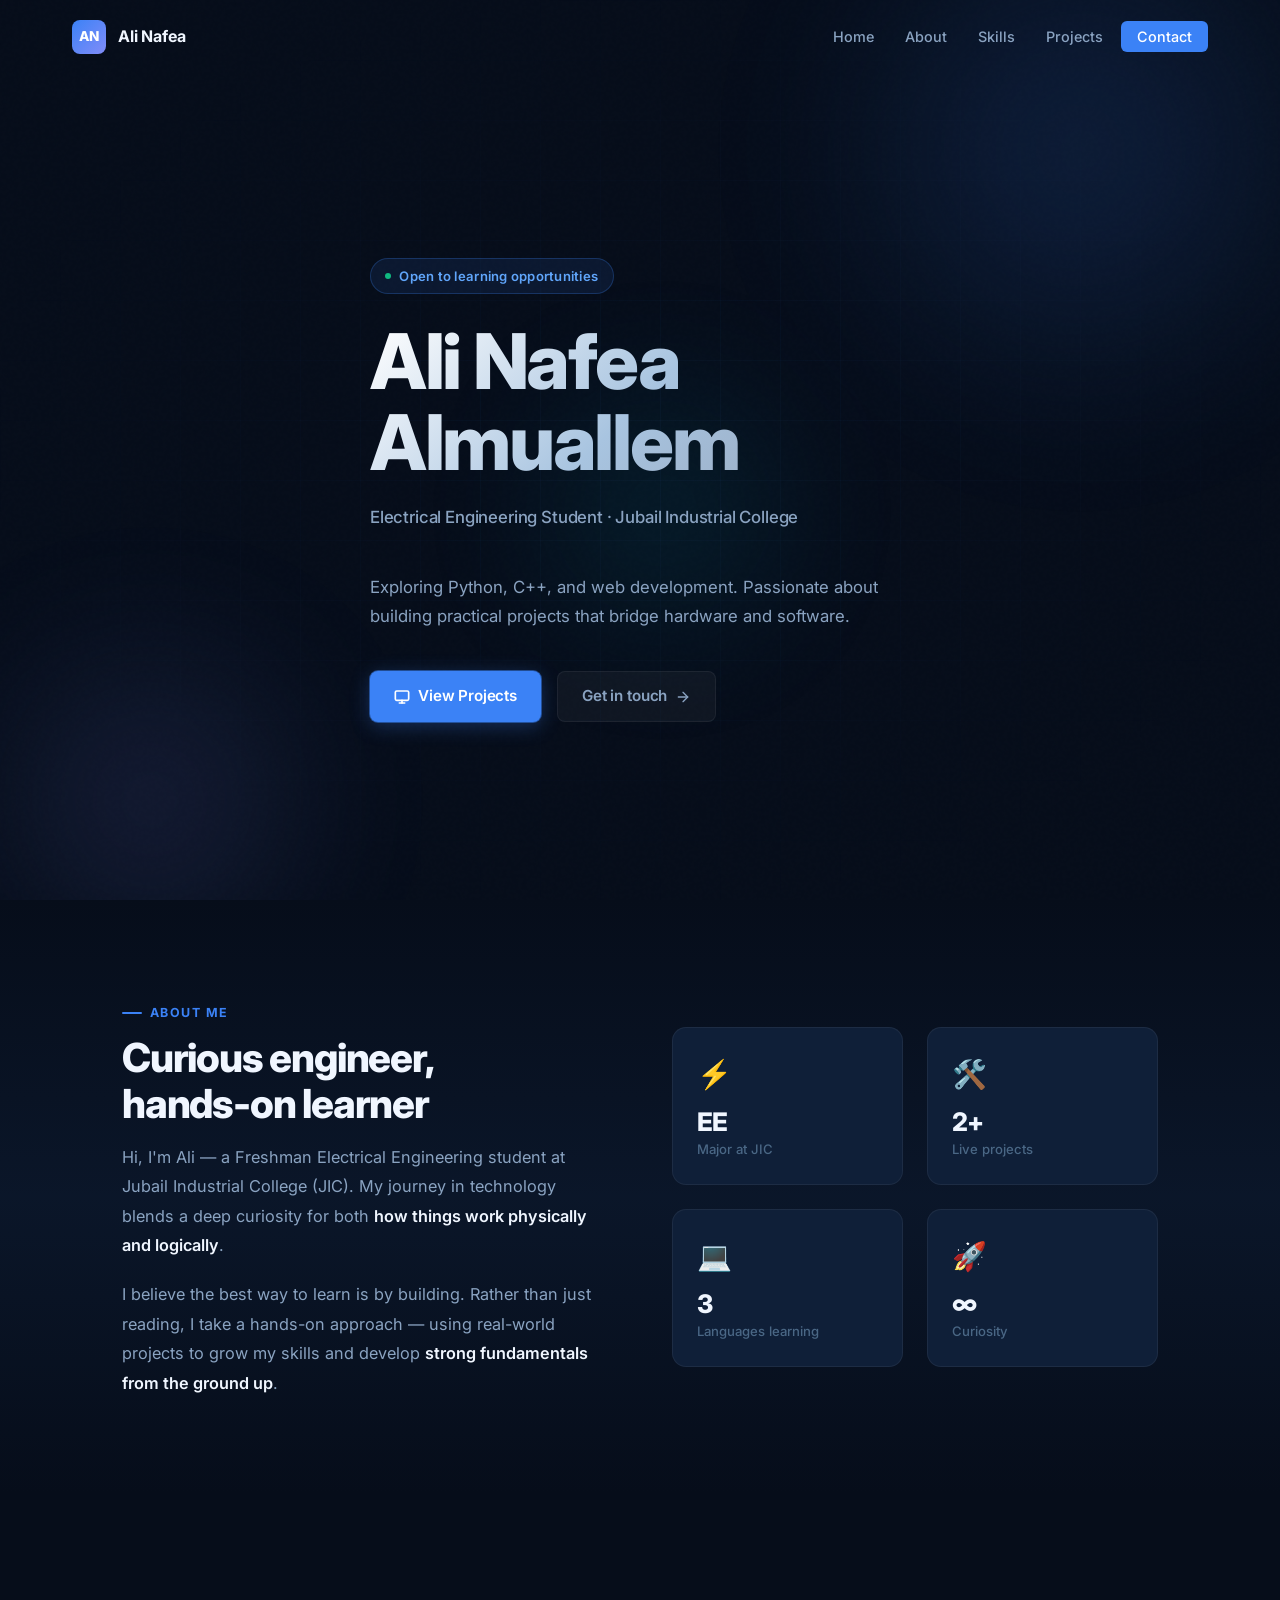
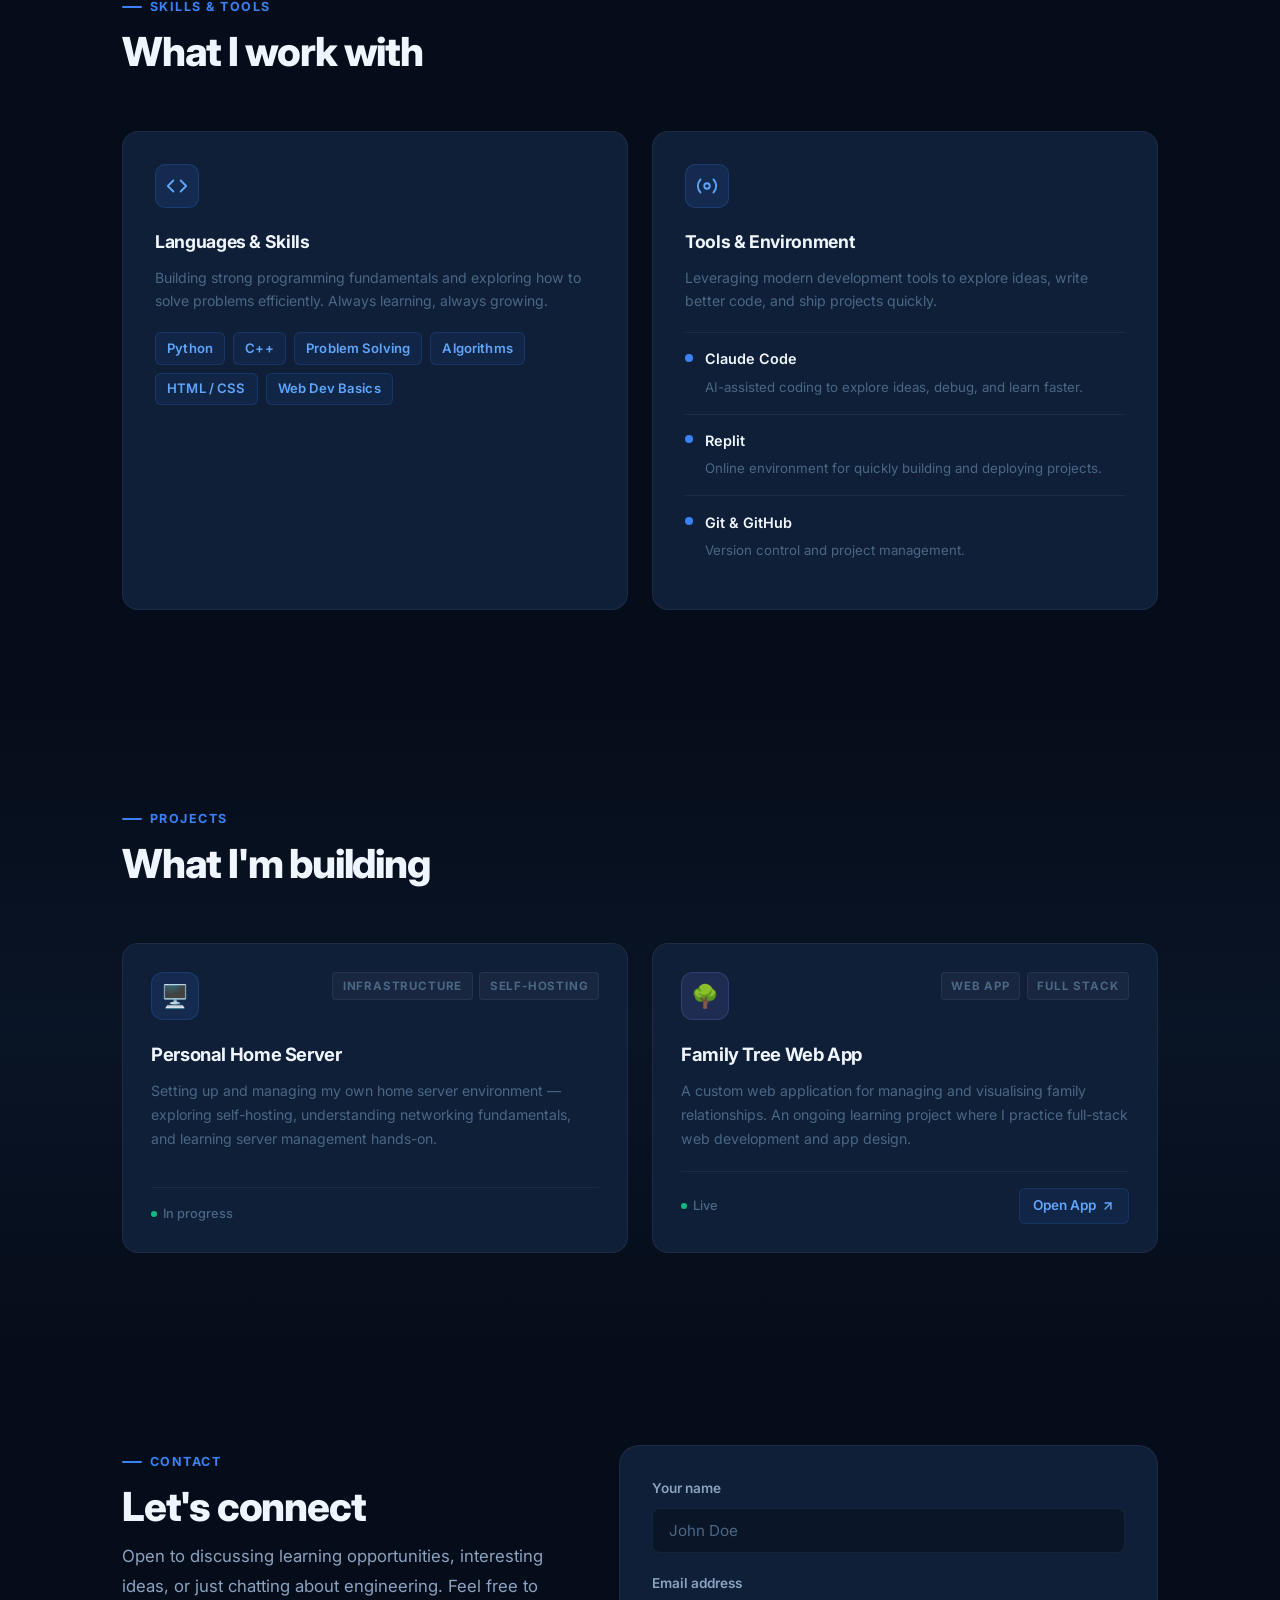
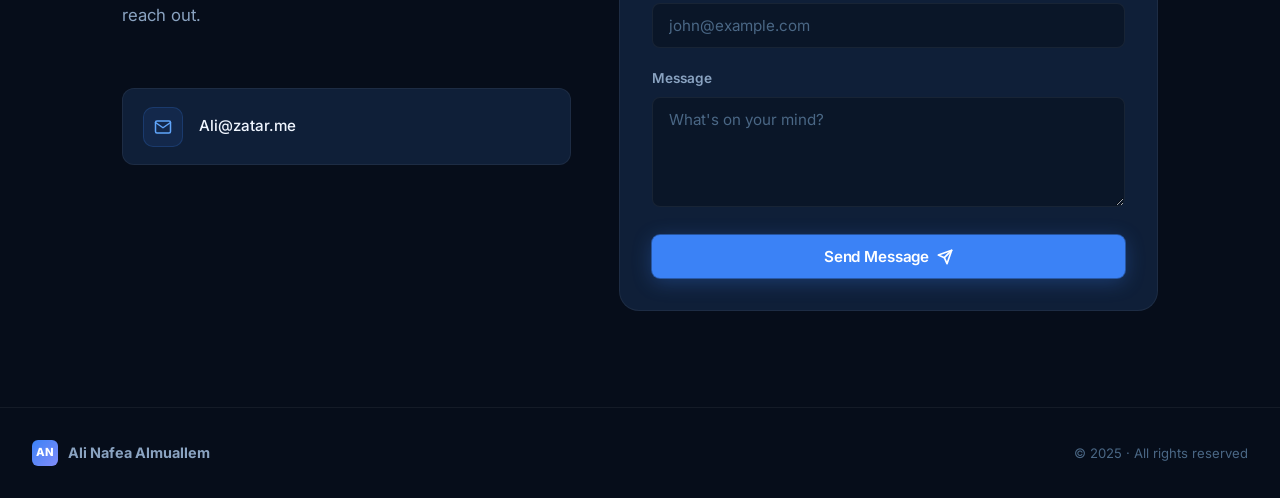
<file: index.html>
<!DOCTYPE html>
<html lang="en">
<head>
    <meta charset="UTF-8">
    <meta name="viewport" content="width=device-width, initial-scale=1.0">
    <title>Ali Nafea Almuallem | Portfolio</title>
    <link rel="preconnect" href="https://fonts.googleapis.com">
    <link rel="preconnect" href="https://fonts.gstatic.com" crossorigin>
    <link href="https://fonts.googleapis.com/css2?family=Inter:wght@300;400;500;600;700;800&display=swap" rel="stylesheet">
    <style>
        :root {
            --bg: #060d1a;
            --bg-2: #0a1628;
            --surface: #0f1f38;
            --surface-2: #162847;
            --border: rgba(255,255,255,0.06);
            --border-hover: rgba(99,179,237,0.3);
            --text: #f0f6ff;
            --text-muted: #8aa3c1;
            --text-dim: #4a6785;
            --accent: #3b82f6;
            --accent-2: #60a5fa;
            --accent-glow: rgba(59,130,246,0.25);
            --green: #10b981;
            --transition: all 0.3s cubic-bezier(0.4, 0, 0.2, 1);
        }

        *, *::before, *::after {
            margin: 0;
            padding: 0;
            box-sizing: border-box;
        }

        html {
            scroll-behavior: smooth;
            font-family: 'Inter', -apple-system, BlinkMacSystemFont, sans-serif;
            background: var(--bg);
            color: var(--text);
            line-height: 1.6;
            font-size: 16px;
        }

        body {
            overflow-x: hidden;
        }

        a {
            text-decoration: none;
            color: inherit;
            transition: var(--transition);
        }

        ul { list-style: none; }

        /* ── SCROLLBAR ── */
        ::-webkit-scrollbar { width: 6px; }
        ::-webkit-scrollbar-track { background: var(--bg); }
        ::-webkit-scrollbar-thumb { background: var(--surface-2); border-radius: 3px; }

        /* ── NOISE TEXTURE ── */
        body::before {
            content: '';
            position: fixed;
            inset: 0;
            background-image: url("data:image/svg+xml,%3Csvg viewBox='0 0 256 256' xmlns='http://www.w3.org/2000/svg'%3E%3Cfilter id='noise'%3E%3CfeTurbulence type='fractalNoise' baseFrequency='0.9' numOctaves='4' stitchTiles='stitch'/%3E%3C/filter%3E%3Crect width='100%25' height='100%25' filter='url(%23noise)' opacity='0.03'/%3E%3C/svg%3E");
            pointer-events: none;
            z-index: 0;
            opacity: 0.4;
        }

        /* ── LAYOUT ── */
        .container {
            max-width: 1100px;
            margin: 0 auto;
            padding: 0 2rem;
            position: relative;
            z-index: 1;
        }

        section {
            padding: 6rem 0;
        }

        /* ── NAV ── */
        header {
            position: fixed;
            top: 0;
            width: 100%;
            z-index: 1000;
            transition: var(--transition);
        }

        header.scrolled {
            background: rgba(6, 13, 26, 0.85);
            backdrop-filter: blur(20px);
            -webkit-backdrop-filter: blur(20px);
            border-bottom: 1px solid var(--border);
        }

        nav {
            display: flex;
            justify-content: space-between;
            align-items: center;
            padding: 1.25rem 2rem;
            max-width: 1200px;
            margin: 0 auto;
        }

        .logo {
            display: flex;
            align-items: center;
            gap: 0.75rem;
            font-weight: 700;
            font-size: 1rem;
            letter-spacing: -0.01em;
            color: var(--text);
        }

        .logo-mark {
            width: 34px;
            height: 34px;
            background: linear-gradient(135deg, var(--accent), #818cf8);
            border-radius: 8px;
            display: flex;
            align-items: center;
            justify-content: center;
            font-size: 0.85rem;
            font-weight: 800;
            color: white;
            flex-shrink: 0;
        }

        .nav-links {
            display: flex;
            align-items: center;
            gap: 0.25rem;
        }

        .nav-links a {
            color: var(--text-muted);
            font-size: 0.9rem;
            font-weight: 500;
            padding: 0.45rem 0.85rem;
            border-radius: 6px;
            transition: var(--transition);
        }

        .nav-links a:hover {
            color: var(--text);
            background: rgba(255,255,255,0.05);
        }

        .nav-cta {
            background: var(--accent) !important;
            color: white !important;
            padding: 0.45rem 1rem !important;
            border-radius: 6px;
        }

        .nav-cta:hover {
            background: var(--accent-2) !important;
            transform: translateY(-1px);
        }

        .menu-toggle {
            display: none;
            flex-direction: column;
            gap: 5px;
            cursor: pointer;
            padding: 4px;
        }

        .menu-toggle span {
            width: 22px;
            height: 2px;
            background: var(--text);
            border-radius: 2px;
            transition: var(--transition);
            display: block;
        }

        /* ── HERO ── */
        .hero {
            min-height: 100vh;
            display: flex;
            align-items: center;
            position: relative;
            overflow: hidden;
        }

        .hero-bg {
            position: absolute;
            inset: 0;
            pointer-events: none;
        }

        .hero-bg .orb {
            position: absolute;
            border-radius: 50%;
            filter: blur(80px);
            opacity: 0.18;
        }

        .orb-1 {
            width: 600px;
            height: 600px;
            background: radial-gradient(circle, #3b82f6, transparent 70%);
            top: -150px;
            right: -100px;
        }

        .orb-2 {
            width: 400px;
            height: 400px;
            background: radial-gradient(circle, #818cf8, transparent 70%);
            bottom: -100px;
            left: -50px;
        }

        .orb-3 {
            width: 300px;
            height: 300px;
            background: radial-gradient(circle, #06b6d4, transparent 70%);
            top: 40%;
            left: 40%;
        }

        .grid-lines {
            position: absolute;
            inset: 0;
            background-image:
                linear-gradient(rgba(59,130,246,0.04) 1px, transparent 1px),
                linear-gradient(90deg, rgba(59,130,246,0.04) 1px, transparent 1px);
            background-size: 60px 60px;
            mask-image: radial-gradient(ellipse at center, black 0%, transparent 75%);
        }

        .hero-inner {
            position: relative;
            z-index: 1;
            padding-top: 5rem;
        }

        .hero-badge {
            display: inline-flex;
            align-items: center;
            gap: 0.5rem;
            background: rgba(59,130,246,0.1);
            border: 1px solid rgba(59,130,246,0.25);
            color: var(--accent-2);
            font-size: 0.82rem;
            font-weight: 600;
            padding: 0.4rem 0.9rem;
            border-radius: 100px;
            margin-bottom: 1.75rem;
            letter-spacing: 0.02em;
        }

        .hero-badge .dot {
            width: 6px;
            height: 6px;
            background: var(--green);
            border-radius: 50%;
            animation: pulse 2s infinite;
        }

        @keyframes pulse {
            0%, 100% { opacity: 1; transform: scale(1); }
            50% { opacity: 0.5; transform: scale(0.8); }
        }

        .hero h1 {
            font-size: clamp(2.75rem, 6vw, 5rem);
            font-weight: 800;
            letter-spacing: -0.03em;
            line-height: 1.05;
            margin-bottom: 1.25rem;
            background: linear-gradient(135deg, #fff 0%, #a8c4e0 50%, #94a3b8 100%);
            -webkit-background-clip: text;
            -webkit-text-fill-color: transparent;
            background-clip: text;
        }

        .hero-sub {
            font-size: clamp(1rem, 2.5vw, 1.2rem);
            color: var(--accent-2);
            font-weight: 500;
            margin-bottom: 1.5rem;
            letter-spacing: -0.01em;
        }

        .hero p {
            font-size: 1.05rem;
            color: var(--text-muted);
            max-width: 540px;
            line-height: 1.75;
            margin-bottom: 2.5rem;
        }

        .hero-actions {
            display: flex;
            gap: 1rem;
            flex-wrap: wrap;
        }

        .btn {
            display: inline-flex;
            align-items: center;
            gap: 0.5rem;
            padding: 0.75rem 1.5rem;
            border-radius: 8px;
            font-weight: 600;
            font-size: 0.95rem;
            font-family: inherit;
            cursor: pointer;
            border: none;
            transition: var(--transition);
            letter-spacing: -0.01em;
        }

        .btn-primary {
            background: var(--accent);
            color: white;
            box-shadow: 0 0 0 1px rgba(59,130,246,0.5), 0 4px 20px rgba(59,130,246,0.3);
        }

        .btn-primary:hover {
            background: var(--accent-2);
            transform: translateY(-2px);
            box-shadow: 0 0 0 1px rgba(96,165,250,0.5), 0 8px 30px rgba(59,130,246,0.4);
        }

        .btn-ghost {
            background: rgba(255,255,255,0.04);
            color: var(--text-muted);
            border: 1px solid var(--border);
        }

        .btn-ghost:hover {
            background: rgba(255,255,255,0.08);
            color: var(--text);
            border-color: rgba(255,255,255,0.12);
            transform: translateY(-2px);
        }

        .btn-sm {
            padding: 0.5rem 1rem;
            font-size: 0.85rem;
        }

        /* ── SECTION HEADER ── */
        .section-label {
            display: inline-flex;
            align-items: center;
            gap: 0.5rem;
            font-size: 0.78rem;
            font-weight: 700;
            text-transform: uppercase;
            letter-spacing: 0.12em;
            color: var(--accent);
            margin-bottom: 0.75rem;
        }

        .section-label::before {
            content: '';
            display: block;
            width: 20px;
            height: 2px;
            background: var(--accent);
            border-radius: 1px;
        }

        .section-title {
            font-size: clamp(1.8rem, 4vw, 2.5rem);
            font-weight: 800;
            letter-spacing: -0.03em;
            line-height: 1.15;
            color: var(--text);
            margin-bottom: 1rem;
        }

        .section-desc {
            font-size: 1.05rem;
            color: var(--text-muted);
            line-height: 1.75;
            max-width: 600px;
        }

        /* ── ABOUT ── */
        #about {
            background: linear-gradient(180deg, transparent, rgba(15,31,56,0.5) 50%, transparent);
        }

        .about-grid {
            display: grid;
            grid-template-columns: 1fr 1fr;
            gap: 4rem;
            align-items: center;
        }

        .about-text p {
            color: var(--text-muted);
            line-height: 1.8;
            font-size: 1.02rem;
            margin-bottom: 1.25rem;
        }

        .about-text p:last-child {
            margin-bottom: 0;
        }

        .about-text strong {
            color: var(--text);
            font-weight: 600;
        }

        .about-stats {
            display: grid;
            grid-template-columns: 1fr 1fr;
            gap: 1.5rem;
        }

        .stat-card {
            background: var(--surface);
            border: 1px solid var(--border);
            border-radius: 14px;
            padding: 1.5rem;
            transition: var(--transition);
        }

        .stat-card:hover {
            border-color: var(--border-hover);
            background: var(--surface-2);
            transform: translateY(-3px);
        }

        .stat-icon {
            font-size: 1.75rem;
            margin-bottom: 0.75rem;
            display: block;
        }

        .stat-value {
            font-size: 1.6rem;
            font-weight: 800;
            color: var(--text);
            letter-spacing: -0.03em;
            line-height: 1;
            margin-bottom: 0.3rem;
        }

        .stat-label {
            font-size: 0.82rem;
            color: var(--text-dim);
            font-weight: 500;
        }

        /* ── SKILLS ── */
        .skills-layout {
            display: grid;
            grid-template-columns: 1fr 1fr;
            gap: 1.5rem;
        }

        .skill-card {
            background: var(--surface);
            border: 1px solid var(--border);
            border-radius: 16px;
            padding: 2rem;
            transition: var(--transition);
            position: relative;
            overflow: hidden;
        }

        .skill-card::before {
            content: '';
            position: absolute;
            top: 0;
            left: 0;
            right: 0;
            height: 2px;
            background: linear-gradient(90deg, var(--accent), #818cf8);
            opacity: 0;
            transition: var(--transition);
        }

        .skill-card:hover {
            border-color: var(--border-hover);
            background: var(--surface-2);
            transform: translateY(-4px);
            box-shadow: 0 20px 40px rgba(0,0,0,0.3);
        }

        .skill-card:hover::before {
            opacity: 1;
        }

        .skill-card-icon {
            width: 44px;
            height: 44px;
            border-radius: 10px;
            background: rgba(59,130,246,0.12);
            border: 1px solid rgba(59,130,246,0.2);
            display: flex;
            align-items: center;
            justify-content: center;
            margin-bottom: 1.25rem;
            font-size: 1.2rem;
        }

        .skill-card h3 {
            font-size: 1.1rem;
            font-weight: 700;
            color: var(--text);
            letter-spacing: -0.02em;
            margin-bottom: 0.6rem;
        }

        .skill-card > p {
            font-size: 0.88rem;
            color: var(--text-dim);
            line-height: 1.65;
            margin-bottom: 1.25rem;
        }

        .tag-wrap {
            display: flex;
            flex-wrap: wrap;
            gap: 0.5rem;
        }

        .tag {
            display: inline-flex;
            align-items: center;
            gap: 0.35rem;
            background: rgba(59,130,246,0.08);
            color: var(--accent-2);
            border: 1px solid rgba(59,130,246,0.18);
            padding: 0.3rem 0.7rem;
            border-radius: 6px;
            font-size: 0.82rem;
            font-weight: 600;
            letter-spacing: 0.01em;
        }

        .tool-row {
            display: flex;
            align-items: flex-start;
            gap: 0.75rem;
            padding: 0.9rem 0;
            border-top: 1px solid var(--border);
        }

        .tool-row:first-of-type {
            margin-top: 0.25rem;
        }

        .tool-dot {
            width: 8px;
            height: 8px;
            background: var(--accent);
            border-radius: 50%;
            margin-top: 0.4rem;
            flex-shrink: 0;
        }

        .tool-info strong {
            display: block;
            font-size: 0.9rem;
            color: var(--text);
            font-weight: 600;
            margin-bottom: 0.2rem;
        }

        .tool-info span {
            font-size: 0.83rem;
            color: var(--text-dim);
            line-height: 1.5;
        }

        /* ── PROJECTS ── */
        #projects {
            background: linear-gradient(180deg, transparent, rgba(15,31,56,0.4) 50%, transparent);
        }

        .projects-grid {
            display: grid;
            grid-template-columns: 1fr 1fr;
            gap: 1.5rem;
        }

        .project-card {
            background: var(--surface);
            border: 1px solid var(--border);
            border-radius: 16px;
            overflow: hidden;
            display: flex;
            flex-direction: column;
            transition: var(--transition);
            position: relative;
        }

        .project-card:hover {
            border-color: var(--border-hover);
            transform: translateY(-5px);
            box-shadow: 0 24px 48px rgba(0,0,0,0.35);
        }

        .project-header {
            padding: 1.75rem 1.75rem 0;
            display: flex;
            align-items: flex-start;
            justify-content: space-between;
            gap: 1rem;
        }

        .project-icon {
            width: 48px;
            height: 48px;
            border-radius: 12px;
            display: flex;
            align-items: center;
            justify-content: center;
            font-size: 1.4rem;
            flex-shrink: 0;
        }

        .project-icon.blue { background: rgba(59,130,246,0.12); border: 1px solid rgba(59,130,246,0.2); }
        .project-icon.purple { background: rgba(129,140,248,0.12); border: 1px solid rgba(129,140,248,0.2); }

        .project-tag-wrap {
            display: flex;
            gap: 0.4rem;
            flex-wrap: wrap;
            justify-content: flex-end;
        }

        .project-chip {
            font-size: 0.72rem;
            font-weight: 700;
            text-transform: uppercase;
            letter-spacing: 0.07em;
            color: var(--text-dim);
            background: rgba(255,255,255,0.04);
            border: 1px solid var(--border);
            padding: 0.25rem 0.6rem;
            border-radius: 4px;
        }

        .project-body {
            padding: 1.25rem 1.75rem 1.75rem;
            flex: 1;
            display: flex;
            flex-direction: column;
        }

        .project-body h3 {
            font-size: 1.15rem;
            font-weight: 700;
            color: var(--text);
            letter-spacing: -0.02em;
            margin-bottom: 0.6rem;
        }

        .project-body p {
            font-size: 0.88rem;
            color: var(--text-dim);
            line-height: 1.7;
            flex: 1;
            margin-bottom: 1.25rem;
        }

        .project-footer {
            display: flex;
            align-items: center;
            gap: 0.75rem;
            padding-top: 1rem;
            border-top: 1px solid var(--border);
            margin-top: auto;
        }

        .project-status {
            display: flex;
            align-items: center;
            gap: 0.4rem;
            font-size: 0.8rem;
            color: var(--text-dim);
            font-weight: 500;
        }

        .status-dot {
            width: 6px;
            height: 6px;
            border-radius: 50%;
            background: var(--green);
            animation: pulse 2s infinite;
        }

        .project-link {
            margin-left: auto;
            display: inline-flex;
            align-items: center;
            gap: 0.35rem;
            font-size: 0.85rem;
            font-weight: 600;
            color: var(--accent-2);
            padding: 0.4rem 0.8rem;
            border-radius: 6px;
            background: rgba(59,130,246,0.08);
            border: 1px solid rgba(59,130,246,0.15);
            transition: var(--transition);
        }

        .project-link:hover {
            background: rgba(59,130,246,0.15);
            border-color: rgba(59,130,246,0.3);
        }

        .project-link svg {
            width: 14px;
            height: 14px;
        }

        /* ── CONTACT ── */
        .contact-wrapper {
            display: grid;
            grid-template-columns: 1fr 1.2fr;
            gap: 3rem;
            align-items: start;
        }

        .contact-left h2 {
            margin-bottom: 0.75rem;
        }

        .contact-left .section-desc {
            margin-bottom: 2rem;
        }

        .contact-card {
            display: flex;
            align-items: center;
            gap: 1rem;
            padding: 1.1rem 1.25rem;
            background: var(--surface);
            border: 1px solid var(--border);
            border-radius: 12px;
            transition: var(--transition);
            color: var(--text);
            font-weight: 500;
            font-size: 0.95rem;
        }

        .contact-card:hover {
            border-color: var(--border-hover);
            background: var(--surface-2);
            transform: translateX(4px);
        }

        .contact-card-icon {
            width: 40px;
            height: 40px;
            border-radius: 10px;
            background: rgba(59,130,246,0.1);
            border: 1px solid rgba(59,130,246,0.2);
            display: flex;
            align-items: center;
            justify-content: center;
            flex-shrink: 0;
            color: var(--accent-2);
        }

        .contact-form-box {
            background: var(--surface);
            border: 1px solid var(--border);
            border-radius: 20px;
            padding: 2rem;
        }

        .form-group {
            margin-bottom: 1.25rem;
        }

        .form-group label {
            display: block;
            font-size: 0.85rem;
            font-weight: 600;
            color: var(--text-muted);
            margin-bottom: 0.5rem;
        }

        .form-group input,
        .form-group textarea {
            width: 100%;
            padding: 0.75rem 1rem;
            background: var(--bg-2);
            border: 1px solid var(--border);
            border-radius: 8px;
            color: var(--text);
            font-family: inherit;
            font-size: 0.95rem;
            transition: var(--transition);
        }

        .form-group input::placeholder,
        .form-group textarea::placeholder {
            color: var(--text-dim);
        }

        .form-group input:focus,
        .form-group textarea:focus {
            outline: none;
            border-color: rgba(59,130,246,0.5);
            box-shadow: 0 0 0 3px rgba(59,130,246,0.1);
        }

        .form-group textarea {
            resize: vertical;
            min-height: 110px;
        }

        .form-success {
            margin-top: 1rem;
            padding: 0.85rem 1rem;
            background: rgba(16,185,129,0.1);
            color: var(--green);
            border: 1px solid rgba(16,185,129,0.2);
            border-radius: 8px;
            font-size: 0.9rem;
            font-weight: 500;
            text-align: center;
        }

        .hidden { display: none; }

        /* ── FOOTER ── */
        footer {
            border-top: 1px solid var(--border);
            padding: 2rem;
            display: flex;
            justify-content: space-between;
            align-items: center;
            position: relative;
            z-index: 1;
        }

        .footer-logo {
            display: flex;
            align-items: center;
            gap: 0.6rem;
            font-weight: 700;
            font-size: 0.9rem;
            color: var(--text-muted);
        }

        .footer-mark {
            width: 26px;
            height: 26px;
            background: linear-gradient(135deg, var(--accent), #818cf8);
            border-radius: 6px;
            display: flex;
            align-items: center;
            justify-content: center;
            font-size: 0.7rem;
            font-weight: 800;
            color: white;
        }

        .footer-copy {
            font-size: 0.82rem;
            color: var(--text-dim);
        }

        /* ── BACK TO TOP ── */
        .back-to-top {
            position: fixed;
            bottom: 2rem;
            right: 2rem;
            width: 42px;
            height: 42px;
            background: var(--surface-2);
            border: 1px solid var(--border);
            color: var(--text-muted);
            border-radius: 10px;
            display: flex;
            align-items: center;
            justify-content: center;
            cursor: pointer;
            opacity: 0;
            visibility: hidden;
            transition: var(--transition);
            z-index: 99;
        }

        .back-to-top.show {
            opacity: 1;
            visibility: visible;
        }

        .back-to-top:hover {
            background: var(--accent);
            border-color: var(--accent);
            color: white;
            transform: translateY(-2px);
        }

        /* ── REVEAL ── */
        .reveal {
            opacity: 0;
            transform: translateY(24px);
            transition: opacity 0.7s ease, transform 0.7s ease;
        }

        .reveal.active {
            opacity: 1;
            transform: translateY(0);
        }

        /* ── DIVIDER ── */
        .section-head {
            margin-bottom: 3.5rem;
        }

        /* ── RESPONSIVE ── */
        @media (max-width: 900px) {
            .about-grid,
            .contact-wrapper {
                grid-template-columns: 1fr;
                gap: 2.5rem;
            }

            .about-stats {
                grid-template-columns: repeat(4, 1fr);
            }

            .projects-grid {
                grid-template-columns: 1fr;
            }

            .skills-layout {
                grid-template-columns: 1fr;
            }
        }

        @media (max-width: 768px) {
            section { padding: 4rem 0; }

            .nav-links {
                position: fixed;
                top: 0;
                right: -100%;
                width: min(320px, 85vw);
                height: 100vh;
                flex-direction: column;
                align-items: stretch;
                background: var(--bg-2);
                border-left: 1px solid var(--border);
                padding: 5rem 1.5rem 2rem;
                gap: 0.25rem;
                transition: right 0.35s cubic-bezier(0.4, 0, 0.2, 1);
            }

            .nav-links.open {
                right: 0;
                box-shadow: -20px 0 60px rgba(0,0,0,0.5);
            }

            .nav-links a {
                padding: 0.75rem 1rem;
                font-size: 1rem;
            }

            .nav-cta {
                margin-top: 0.5rem;
                text-align: center;
            }

            .menu-toggle { display: flex; }

            .about-stats {
                grid-template-columns: 1fr 1fr;
            }

            footer {
                flex-direction: column;
                gap: 0.75rem;
                text-align: center;
            }
        }

        @media (max-width: 480px) {
            .hero-actions {
                flex-direction: column;
            }
            .hero-actions .btn {
                width: 100%;
                justify-content: center;
            }
            .about-stats {
                grid-template-columns: 1fr 1fr;
            }
        }
    </style>
</head>
<body>

    <!-- ── HEADER ── -->
    <header id="header">
        <nav>
            <a href="#home" class="logo">
                <div class="logo-mark">AN</div>
                Ali Nafea
            </a>

            <div class="menu-toggle" id="menu-toggle" aria-label="Open menu" aria-expanded="false">
                <span></span>
                <span></span>
                <span></span>
            </div>

            <ul class="nav-links" id="nav-links">
                <li><a href="#home">Home</a></li>
                <li><a href="#about">About</a></li>
                <li><a href="#skills">Skills</a></li>
                <li><a href="#projects">Projects</a></li>
                <li><a href="#contact" class="nav-cta">Contact</a></li>
            </ul>
        </nav>
    </header>

    <main>

        <!-- ── HERO ── -->
        <section id="home" class="hero">
            <div class="hero-bg">
                <div class="grid-lines"></div>
                <div class="orb orb-1"></div>
                <div class="orb orb-2"></div>
                <div class="orb orb-3"></div>
            </div>

            <div class="container hero-inner">
                <div class="hero-badge">
                    <span class="dot"></span>
                    Open to learning opportunities
                </div>
                <h1>Ali Nafea<br>Almuallem</h1>
                <p class="hero-sub">Electrical Engineering Student · Jubail Industrial College</p>
                <p>Exploring Python, C++, and web development. Passionate about building practical projects that bridge hardware and software.</p>
                <div class="hero-actions">
                    <a href="#projects" class="btn btn-primary">
                        <svg xmlns="http://www.w3.org/2000/svg" width="16" height="16" viewBox="0 0 24 24" fill="none" stroke="currentColor" stroke-width="2.5" stroke-linecap="round" stroke-linejoin="round"><rect x="2" y="3" width="20" height="14" rx="2"/><line x1="8" y1="21" x2="16" y2="21"/><line x1="12" y1="17" x2="12" y2="21"/></svg>
                        View Projects
                    </a>
                    <a href="#contact" class="btn btn-ghost">
                        Get in touch
                        <svg xmlns="http://www.w3.org/2000/svg" width="16" height="16" viewBox="0 0 24 24" fill="none" stroke="currentColor" stroke-width="2" stroke-linecap="round" stroke-linejoin="round"><line x1="5" y1="12" x2="19" y2="12"/><polyline points="12 5 19 12 12 19"/></svg>
                    </a>
                </div>
            </div>
        </section>

        <!-- ── ABOUT ── -->
        <section id="about">
            <div class="container reveal">
                <div class="about-grid">
                    <div class="about-text">
                        <div class="section-label">About Me</div>
                        <h2 class="section-title">Curious engineer,<br>hands-on learner</h2>
                        <p>Hi, I'm Ali — a Freshman Electrical Engineering student at Jubail Industrial College (JIC). My journey in technology blends a deep curiosity for both <strong>how things work physically and logically</strong>.</p>
                        <p>I believe the best way to learn is by building. Rather than just reading, I take a hands-on approach — using real-world projects to grow my skills and develop <strong>strong fundamentals from the ground up</strong>.</p>
                    </div>
                    <div class="about-stats">
                        <div class="stat-card">
                            <span class="stat-icon">⚡</span>
                            <div class="stat-value">EE</div>
                            <div class="stat-label">Major at JIC</div>
                        </div>
                        <div class="stat-card">
                            <span class="stat-icon">🛠️</span>
                            <div class="stat-value">2+</div>
                            <div class="stat-label">Live projects</div>
                        </div>
                        <div class="stat-card">
                            <span class="stat-icon">💻</span>
                            <div class="stat-value">3</div>
                            <div class="stat-label">Languages learning</div>
                        </div>
                        <div class="stat-card">
                            <span class="stat-icon">🚀</span>
                            <div class="stat-value">∞</div>
                            <div class="stat-label">Curiosity</div>
                        </div>
                    </div>
                </div>
            </div>
        </section>

        <!-- ── SKILLS ── -->
        <section id="skills">
            <div class="container">
                <div class="section-head reveal">
                    <div class="section-label">Skills & Tools</div>
                    <h2 class="section-title">What I work with</h2>
                </div>

                <div class="skills-layout">
                    <div class="skill-card reveal">
                        <div class="skill-card-icon">
                            <svg xmlns="http://www.w3.org/2000/svg" width="22" height="22" viewBox="0 0 24 24" fill="none" stroke="#60a5fa" stroke-width="2" stroke-linecap="round" stroke-linejoin="round"><polyline points="16 18 22 12 16 6"/><polyline points="8 6 2 12 8 18"/></svg>
                        </div>
                        <h3>Languages & Skills</h3>
                        <p>Building strong programming fundamentals and exploring how to solve problems efficiently. Always learning, always growing.</p>
                        <div class="tag-wrap">
                            <span class="tag">Python</span>
                            <span class="tag">C++</span>
                            <span class="tag">Problem Solving</span>
                            <span class="tag">Algorithms</span>
                            <span class="tag">HTML / CSS</span>
                            <span class="tag">Web Dev Basics</span>
                        </div>
                    </div>

                    <div class="skill-card reveal">
                        <div class="skill-card-icon">
                            <svg xmlns="http://www.w3.org/2000/svg" width="22" height="22" viewBox="0 0 24 24" fill="none" stroke="#60a5fa" stroke-width="2" stroke-linecap="round" stroke-linejoin="round"><circle cx="12" cy="12" r="3"/><path d="M19.07 4.93a10 10 0 0 1 0 14.14"/><path d="M4.93 4.93a10 10 0 0 0 0 14.14"/></svg>
                        </div>
                        <h3>Tools & Environment</h3>
                        <p>Leveraging modern development tools to explore ideas, write better code, and ship projects quickly.</p>
                        <div class="tool-row">
                            <div class="tool-dot"></div>
                            <div class="tool-info">
                                <strong>Claude Code</strong>
                                <span>AI-assisted coding to explore ideas, debug, and learn faster.</span>
                            </div>
                        </div>
                        <div class="tool-row">
                            <div class="tool-dot"></div>
                            <div class="tool-info">
                                <strong>Replit</strong>
                                <span>Online environment for quickly building and deploying projects.</span>
                            </div>
                        </div>
                        <div class="tool-row">
                            <div class="tool-dot"></div>
                            <div class="tool-info">
                                <strong>Git & GitHub</strong>
                                <span>Version control and project management.</span>
                            </div>
                        </div>
                    </div>
                </div>
            </div>
        </section>

        <!-- ── PROJECTS ── -->
        <section id="projects">
            <div class="container">
                <div class="section-head reveal">
                    <div class="section-label">Projects</div>
                    <h2 class="section-title">What I'm building</h2>
                </div>

                <div class="projects-grid">
                    <div class="project-card reveal">
                        <div class="project-header">
                            <div class="project-icon blue">🖥️</div>
                            <div class="project-tag-wrap">
                                <span class="project-chip">Infrastructure</span>
                                <span class="project-chip">Self-Hosting</span>
                            </div>
                        </div>
                        <div class="project-body">
                            <h3>Personal Home Server</h3>
                            <p>Setting up and managing my own home server environment — exploring self-hosting, understanding networking fundamentals, and learning server management hands-on.</p>
                            <div class="project-footer">
                                <div class="project-status">
                                    <span class="status-dot"></span>
                                    In progress
                                </div>
                            </div>
                        </div>
                    </div>

                    <div class="project-card reveal">
                        <div class="project-header">
                            <div class="project-icon purple">🌳</div>
                            <div class="project-tag-wrap">
                                <span class="project-chip">Web App</span>
                                <span class="project-chip">Full Stack</span>
                            </div>
                        </div>
                        <div class="project-body">
                            <h3>Family Tree Web App</h3>
                            <p>A custom web application for managing and visualising family relationships. An ongoing learning project where I practice full-stack web development and app design.</p>
                            <div class="project-footer">
                                <div class="project-status">
                                    <span class="status-dot"></span>
                                    Live
                                </div>
                                <a href="https://tree.zatar.me" target="_blank" rel="noopener noreferrer" class="project-link">
                                    Open App
                                    <svg xmlns="http://www.w3.org/2000/svg" viewBox="0 0 24 24" fill="none" stroke="currentColor" stroke-width="2.5" stroke-linecap="round" stroke-linejoin="round"><line x1="7" y1="17" x2="17" y2="7"/><polyline points="7 7 17 7 17 17"/></svg>
                                </a>
                            </div>
                        </div>
                    </div>
                </div>
            </div>
        </section>

        <!-- ── CONTACT ── -->
        <section id="contact">
            <div class="container">
                <div class="contact-wrapper">
                    <div class="contact-left reveal">
                        <div class="section-label">Contact</div>
                        <h2 class="section-title">Let's connect</h2>
                        <p class="section-desc">Open to discussing learning opportunities, interesting ideas, or just chatting about engineering. Feel free to reach out.</p>

                        <br>

                        <a href="mailto:Ali@zatar.me" class="contact-card">
                            <div class="contact-card-icon">
                                <svg xmlns="http://www.w3.org/2000/svg" width="18" height="18" viewBox="0 0 24 24" fill="none" stroke="currentColor" stroke-width="2" stroke-linecap="round" stroke-linejoin="round"><path d="M4 4h16c1.1 0 2 .9 2 2v12c0 1.1-.9 2-2 2H4c-1.1 0-2-.9-2-2V6c0-1.1.9-2 2-2z"/><polyline points="22,6 12,13 2,6"/></svg>
                            </div>
                            Ali@zatar.me
                        </a>
                    </div>

                    <div class="contact-form-box reveal">
                        <form id="contact-form">
                            <div class="form-group">
                                <label for="name">Your name</label>
                                <input type="text" id="name" name="name" required placeholder="John Doe">
                            </div>
                            <div class="form-group">
                                <label for="email">Email address</label>
                                <input type="email" id="email" name="email" required placeholder="john@example.com">
                            </div>
                            <div class="form-group">
                                <label for="message">Message</label>
                                <textarea id="message" name="message" required placeholder="What's on your mind?"></textarea>
                            </div>
                            <button type="submit" class="btn btn-primary" style="width:100%; justify-content:center;">
                                Send Message
                                <svg xmlns="http://www.w3.org/2000/svg" width="16" height="16" viewBox="0 0 24 24" fill="none" stroke="currentColor" stroke-width="2.5" stroke-linecap="round" stroke-linejoin="round"><line x1="22" y1="2" x2="11" y2="13"/><polygon points="22 2 15 22 11 13 2 9 22 2"/></svg>
                            </button>
                            <div id="form-success" class="form-success hidden">✓ Thanks for reaching out! I'll get back to you soon.</div>
                        </form>
                    </div>
                </div>
            </div>
        </section>

    </main>

    <!-- ── FOOTER ── -->
    <footer>
        <div class="footer-logo">
            <div class="footer-mark">AN</div>
            Ali Nafea Almuallem
        </div>
        <p class="footer-copy">&copy; 2025 · All rights reserved</p>
    </footer>

    <!-- ── BACK TO TOP ── -->
    <button id="back-to-top" class="back-to-top" aria-label="Back to top">
        <svg xmlns="http://www.w3.org/2000/svg" width="18" height="18" viewBox="0 0 24 24" fill="none" stroke="currentColor" stroke-width="2.5" stroke-linecap="round" stroke-linejoin="round"><polyline points="18 15 12 9 6 15"/></svg>
    </button>

    <script>
        // ── Header scroll effect
        const header = document.getElementById('header');
        window.addEventListener('scroll', () => {
            header.classList.toggle('scrolled', window.scrollY > 20);
            document.getElementById('back-to-top').classList.toggle('show', window.scrollY > 400);
        }, { passive: true });

        // ── Back to top
        document.getElementById('back-to-top').addEventListener('click', () => {
            window.scrollTo({ top: 0, behavior: 'smooth' });
        });

        // ── Mobile nav
        const toggle = document.getElementById('menu-toggle');
        const navLinks = document.getElementById('nav-links');

        toggle.addEventListener('click', () => {
            const open = navLinks.classList.toggle('open');
            toggle.setAttribute('aria-expanded', open);
        });

        navLinks.querySelectorAll('a').forEach(link => {
            link.addEventListener('click', () => {
                navLinks.classList.remove('open');
                toggle.setAttribute('aria-expanded', false);
            });
        });

        // ── Scroll reveal
        const revealEls = document.querySelectorAll('.reveal');
        const observer = new IntersectionObserver(entries => {
            entries.forEach(e => {
                if (e.isIntersecting) {
                    e.target.classList.add('active');
                    observer.unobserve(e.target);
                }
            });
        }, { threshold: 0.1 });

        revealEls.forEach(el => observer.observe(el));

        // ── Contact form (simulated)
        document.getElementById('contact-form').addEventListener('submit', e => {
            e.preventDefault();
            document.getElementById('form-success').classList.remove('hidden');
            e.target.reset();
            setTimeout(() => {
                document.getElementById('form-success').classList.add('hidden');
            }, 5000);
        });
    </script>

</body>
</html>
</file>
